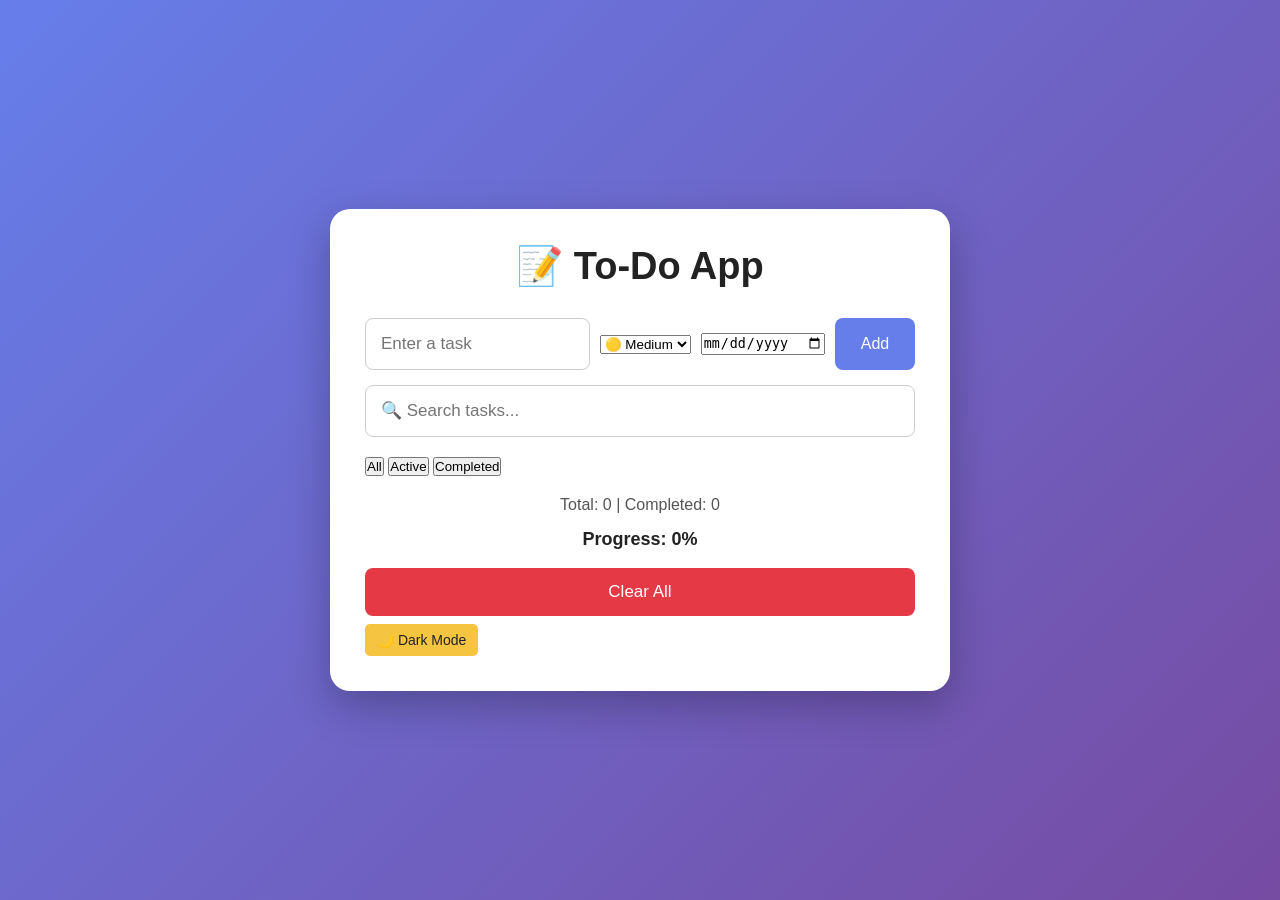
<file: index.html>
<!DOCTYPE html>
<html lang="en">

<head>
    <meta charset="UTF-8">
    <meta name="viewport" content="width=device-width, initial-scale=1.0">

    <title>To-Do App</title>

    <link rel="stylesheet" href="style.css">
</head>

<body>

    <div class="container">

        <!-- TITLE -->
        <h1>📝 To-Do App</h1>


        <!-- INPUT AREA -->
        <div class="input-box">

            <input
                type="text"
                id="taskInput"
                placeholder="Enter a task"
            >
               <select id="priority">
                <option value="low">🟢 Low</option>
                <option value="medium" selected>🟡 Medium</option>
                <option value="high">🔴 High</option>
    </select>

            <input
                type="date"
                id="dueDate"
            >

            <button id="addBtn">Add</button>

        </div>


        <!-- SEARCH -->
        <input
            type="text"
            id="searchInput"
            placeholder="🔍 Search tasks..."
        >


        <!-- FILTER BUTTONS -->
        <div class="filters">

            <button id="allBtn" class="active-filter">
                All
            </button>

            <button id="activeBtn">
                Active
            </button>

            <button id="completedBtn">
                Completed
            </button>

        </div>


        <!-- TASK LIST -->
        <ul id="taskList"></ul>


        <!-- COUNTER -->
        <p id="taskCounter"> Total: 0 | Completed: 0 </p>
        
        <div class="progress-section">
    <p id="progressText">Progress: 0%</p>

    <div class="progress-bar">
        <div id="progressFill"></div>
    </div>
</div>

        <!-- CLEAR ALL -->
        <button id="clearBtn"> Clear All </button>

        <button id="themeBtn">🌙 Dark Mode</button>

    </div>


    <script src="script.js"></script>

</body>

</html>
</file>
<file: style.css>
/* ========================================
   RESET
======================================== */

* {
    margin: 0;
    padding: 0;
    box-sizing: border-box;
}


/* ========================================
   BODY
======================================== */

body {
    font-family: Arial, Helvetica, sans-serif;

    min-height: 100vh;

    background: linear-gradient(
        135deg,
        #667eea,
        #764ba2
    );

    display: flex;
    justify-content: center;
    align-items: center;

    padding: 20px;

    color: #222;

    transition: 0.3s;
}


/* ========================================
   MAIN CONTAINER
======================================== */

.container {
    width: 100%;
    max-width: 620px;

    background: white;

    padding: 35px;

    border-radius: 20px;

    box-shadow:
        0 15px 40px rgba(0, 0, 0, 0.25);

    transition: 0.3s;
}


/* ========================================
   TITLE
======================================== */

h1 {
    text-align: center;

    font-size: 38px;

    margin-bottom: 30px;

    color: #222;
}


/* ========================================
   INPUT BOX
======================================== */

.input-box {
    display: flex;

    align-items: center;

    gap: 10px;

    width: 100%;

    margin-bottom: 15px;
}


/* ========================================
   TASK INPUT
======================================== */

#taskInput {
    flex: 1;

    min-width: 0;

    height: 52px;

    padding: 0 15px;

    border: 1px solid #ccc;

    border-radius: 8px;

    font-size: 17px;

    outline: none;
}


#taskInput:focus {
    border-color: #667eea;

    box-shadow:
        0 0 0 2px rgba(102, 126, 234, 0.15);
}


/* ========================================
   PRIORITY SELECT
======================================== */

#priorityInput {
    width: 125px;

    height: 52px;

    padding: 0 10px;

    border: 1px solid #ccc;

    border-radius: 8px;

    font-size: 15px;

    background: white;

    outline: none;

    flex-shrink: 0;
}


#priorityInput:focus {
    border-color: #667eea;
}


/* ========================================
   DATE INPUT
======================================== */

#dueDateInput {
    width: 145px;

    height: 52px;

    padding: 0 8px;

    border: 1px solid #ccc;

    border-radius: 8px;

    font-size: 14px;

    background: white;

    outline: none;

    flex-shrink: 0;
}


#dueDateInput:focus {
    border-color: #667eea;
}


/* ========================================
   ADD BUTTON
======================================== */

#addBtn {
    width: 80px;

    height: 52px;

    border: none;

    border-radius: 8px;

    background: #667eea;

    color: white;

    font-size: 16px;

    cursor: pointer;

    flex-shrink: 0;

    transition: 0.2s;
}


#addBtn:hover {
    background: #5568d8;

    transform: translateY(-1px);
}


#addBtn:active {
    transform: scale(0.97);
}


/* ========================================
   SEARCH BOX
======================================== */

#searchInput {
    width: 100%;

    height: 52px;

    padding: 0 15px;

    border: 1px solid #ccc;

    border-radius: 8px;

    font-size: 17px;

    outline: none;

    margin-bottom: 20px;
}


#searchInput:focus {
    border-color: #667eea;

    box-shadow:
        0 0 0 2px rgba(102, 126, 234, 0.15);
}


/* ========================================
   FILTER BUTTONS
======================================== */

.filter-buttons {
    display: flex;

    gap: 10px;

    margin-bottom: 20px;
}


.filter-buttons button {
    flex: 1;

    height: 45px;

    border: none;

    border-radius: 8px;

    background: #eeeeee;

    color: #222;

    font-size: 16px;

    cursor: pointer;

    transition: 0.2s;
}


.filter-buttons button:hover {
    background: #dddddd;
}


/* ACTIVE FILTER */

.filter-buttons button.active-filter {
    background: #667eea;

    color: white;
}


/* ========================================
   TASK LIST
======================================== */

#taskList {
    list-style: none;

    max-height: 350px;

    overflow-y: auto;

    padding-right: 3px;

    margin-bottom: 20px;
}


/* ========================================
   TASK ITEM
======================================== */

#taskList li {
    display: flex;

    justify-content: space-between;

    align-items: center;

    gap: 15px;

    background: #f7f7f7;

    border-left: 4px solid #667eea;

    border-radius: 8px;

    padding: 14px;

    margin-bottom: 10px;

    min-height: 70px;

    transition: 0.2s;
}


#taskList li:hover {
    background: #f1f1f1;

    transform: translateX(2px);
}


/* ========================================
   TASK CONTENT
======================================== */

.task-content {
    display: flex;

    flex-direction: column;

    gap: 5px;

    flex: 1;

    min-width: 0;
}


/* ========================================
   TASK TEXT
======================================== */

.task-text {
    font-size: 18px;

    color: #222;

    cursor: pointer;

    word-break: break-word;
}


/* ========================================
   COMPLETED TASK
======================================== */

.task-text.completed {
    text-decoration: line-through;

    color: #888;
}


/* ========================================
   DUE DATE
======================================== */

.due-date {
    font-size: 13px;

    color: #777;
}


/* ========================================
   PRIORITY
======================================== */

.priority {
    font-size: 14px;

    font-weight: bold;
}


/* HIGH */

.priority.high {
    color: #e63946;
}


/* MEDIUM */

.priority.medium {
    color: #f0a500;
}


/* LOW */

.priority.low {
    color: #20a464;
}


/* ========================================
   BUTTON CONTAINER
======================================== */

.buttons {
    display: flex;

    gap: 8px;

    flex-shrink: 0;
}


/* ========================================
   EDIT BUTTON
======================================== */

.editBtn {
    border: none;

    background: #20a64a;

    color: white;

    padding: 9px 13px;

    border-radius: 7px;

    font-size: 14px;

    cursor: pointer;

    transition: 0.2s;
}


.editBtn:hover {
    background: #188a3b;
}


/* ========================================
   DELETE BUTTON
======================================== */

.deleteBtn {
    border: none;

    background: #e63946;

    color: white;

    padding: 9px 13px;

    border-radius: 7px;

    font-size: 14px;

    cursor: pointer;

    transition: 0.2s;
}


.deleteBtn:hover {
    background: #c92534;
}


/* ========================================
   TASK COUNTER
======================================== */

#taskCounter {
    text-align: center;

    font-size: 16px;

    color: #555;

    margin: 15px 0;
}


/* ========================================
   PROGRESS TEXT
======================================== */

#progressText {
    text-align: center;

    font-size: 18px;

    font-weight: bold;

    margin-bottom: 8px;

    color: #222;
}


/* ========================================
   PROGRESS BAR CONTAINER
======================================== */

.progress-container {
    width: 100%;

    height: 12px;

    background: #ddd;

    border-radius: 20px;

    overflow: hidden;

    margin-bottom: 15px;
}


/* ========================================
   PROGRESS BAR
======================================== */

#progressBar {
    height: 100%;

    width: 0%;

    background: #667eea;

    border-radius: 20px;

    transition: width 0.4s ease;
}


/* ========================================
   CLEAR ALL BUTTON
======================================== */

#clearBtn {
    width: 100%;

    height: 48px;

    border: none;

    border-radius: 8px;

    background: #e63946;

    color: white;

    font-size: 17px;

    cursor: pointer;

    margin-top: 10px;

    transition: 0.2s;
}


#clearBtn:hover {
    background: #c92534;
}


/* ========================================
   THEME BUTTON
======================================== */

#themeBtn {
    border: none;

    background: #f5c542;

    color: #222;

    padding: 8px 12px;

    border-radius: 5px;

    cursor: pointer;

    font-size: 14px;

    margin-top: 8px;
}


#themeBtn:hover {
    background: #e5b52f;
}


/* ========================================
   EMPTY TASK MESSAGE
======================================== */

.empty-message {
    text-align: center;

    color: #777;

    padding: 20px;

    font-size: 16px;
}


/* ========================================
   SCROLLBAR
======================================== */

#taskList::-webkit-scrollbar {
    width: 7px;
}


#taskList::-webkit-scrollbar-track {
    background: #eeeeee;

    border-radius: 10px;
}


#taskList::-webkit-scrollbar-thumb {
    background: #667eea;

    border-radius: 10px;
}


/* ========================================
   DARK MODE
======================================== */

body.dark-mode {
    background: #111111;

    color: white;
}


body.dark-mode .container {
    background: #1f1f1f;

    color: white;

    box-shadow:
        0 15px 40px rgba(0, 0, 0, 0.5);
}


body.dark-mode h1 {
    color: white;
}


body.dark-mode #taskInput,
body.dark-mode #searchInput,
body.dark-mode #priorityInput,
body.dark-mode #dueDateInput {
    background: #2b2b2b;

    color: white;

    border-color: #555;
}


body.dark-mode #taskList li {
    background: #2b2b2b;

    color: white;
}


body.dark-mode #taskList li:hover {
    background: #333333;
}


body.dark-mode .task-text {
    color: white;
}


body.dark-mode .task-text.completed {
    color: #888;
}


body.dark-mode .due-date {
    color: #aaa;
}


body.dark-mode #taskCounter {
    color: #ddd;
}


body.dark-mode #progressText {
    color: white;
}


body.dark-mode .filter-buttons button {
    background: #333333;

    color: white;
}


body.dark-mode .filter-buttons button.active-filter {
    background: #667eea;

    color: white;
}


body.dark-mode .progress-container {
    background: #444444;
}


/* ========================================
   RESPONSIVE DESIGN
======================================== */

@media (max-width: 700px) {

    body {
        padding: 10px;

        align-items: flex-start;
    }


    .container {
        max-width: 100%;

        padding: 25px 20px;

        margin-top: 20px;
    }


    h1 {
        font-size: 32px;
    }


    .input-box {
        flex-wrap: wrap;
    }


    #taskInput {
        flex-basis: 100%;

        width: 100%;
    }


    #priorityInput {
        flex: 1;

        width: auto;
    }


    #dueDateInput {
        flex: 1;

        width: auto;
    }


    #addBtn {
        width: 80px;
    }
}


/* ========================================
   SMALL MOBILE
======================================== */

@media (max-width: 450px) {

    .container {
        padding: 20px 15px;
    }


    h1 {
        font-size: 28px;

        margin-bottom: 20px;
    }


    .filter-buttons {
        gap: 5px;
    }


    .filter-buttons button {
        font-size: 14px;
    }


    #taskList li {
        align-items: flex-start;

        flex-direction: column;
    }


    .buttons {
        width: 100%;

        justify-content: flex-end;
    }


    #addBtn {
        width: 100%;
    }


    #priorityInput,
    #dueDateInput {
        width: calc(50% - 5px);

        flex: none;
    }
}
/* ========================================
   DARK MODE
======================================== */

body.dark-mode {
    background: #111;
    color: white;
}

body.dark-mode .container {
    background: #1f1f1f;
    color: white;
}

body.dark-mode input,
body.dark-mode select {
    background: #2b2b2b;
    color: white;
    border-color: #555;
}

body.dark-mode input::placeholder {
    color: #aaa;
}

body.dark-mode .filters button {
    background: #333;
    color: white;
}

body.dark-mode .filters .active-filter {
    background: #667eea;
    color: white;
}

body.dark-mode .task-item {
    background: #2b2b2b;
    color: white;
}

body.dark-mode .task-text {
    color: white;
}

body.dark-mode .due-date {
    color: #bbb;
}

body.dark-mode #taskCounter,
body.dark-mode #progressText {
    color: white;
}
</file>
